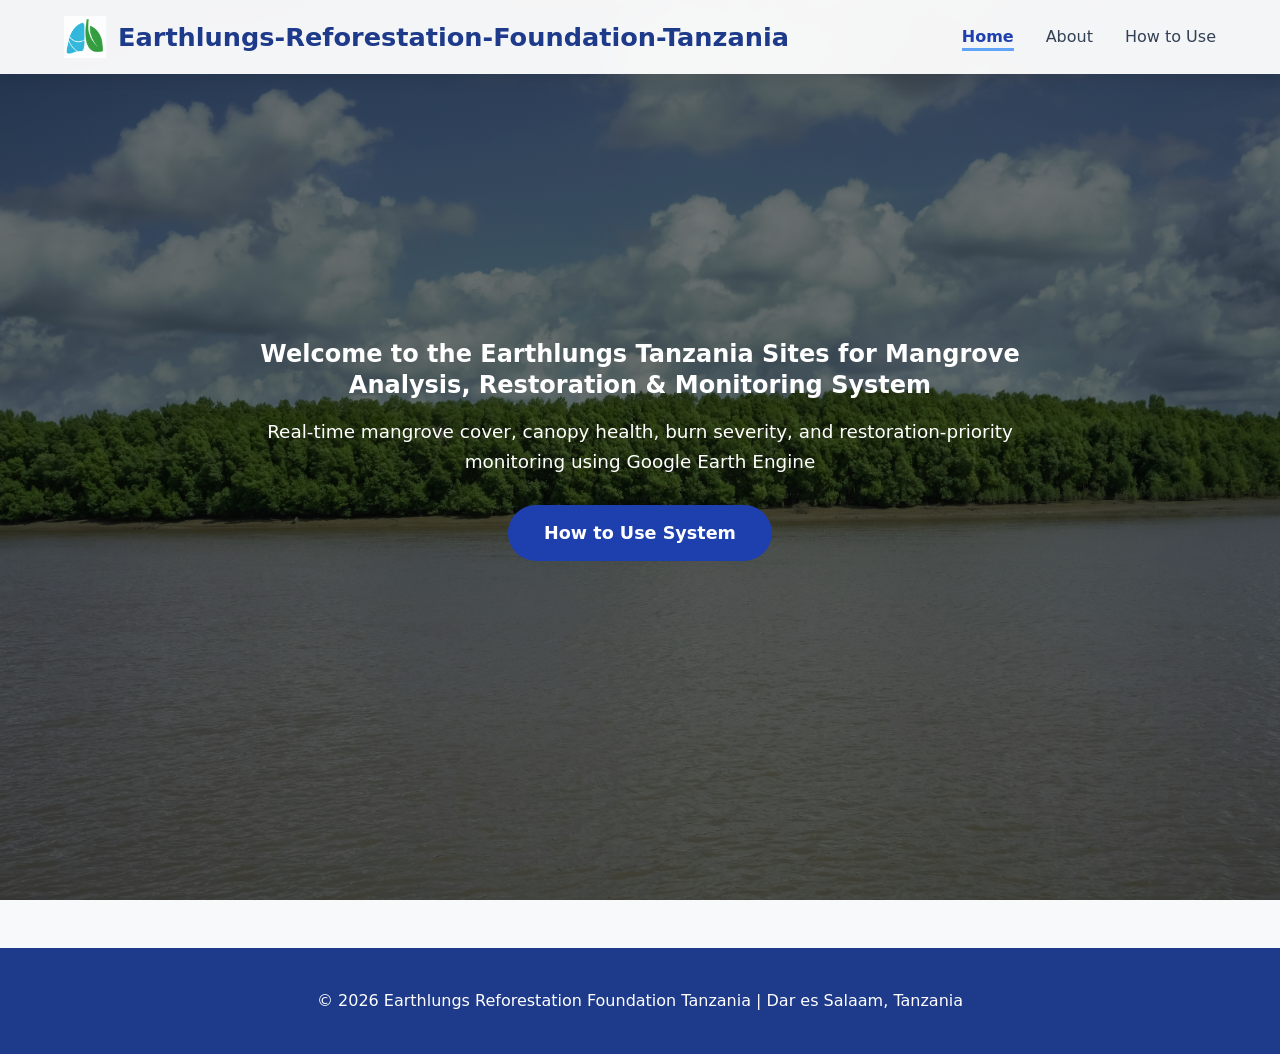
<file: index.html>
<!DOCTYPE html>
<html lang="en">
<head>
  <meta charset="UTF-8">
  <meta name="viewport" content="width=device-width, initial-scale=1.0">
  <title>Home - Earthlungs Tanzania Sites for Mangrove Analysis and Restoration</title>
  <link rel="stylesheet" href="style.css">

  <!-- PWA -->
  <link rel="manifest" href="manifest.json">
  <meta name="theme-color" content="#1e3a8a">
  <meta name="mobile-web-app-capable" content="yes">
  <meta name="apple-mobile-web-app-capable" content="yes">
  <meta name="apple-mobile-web-app-title" content="Mangrove Monitor">
  <link rel="apple-touch-icon" href="icons/apple-touch-icon.png">
</head>
<body>

  <nav class="navbar">
    <div class="logo"><img src="logo.png" alt="EarthLungs Logo" class="logo-img">Earthlungs-Reforestation-Foundation-Tanzania</div>
    <ul>
      <li><a href="index.html" class="active">Home</a></li>
      <li><a href="about.html">About</a></li>
      <li><a href="app.html">How to Use</a></li>
    </ul>
  </nav>

  <section class="hero">
    <div class="hero-content">
      <h1>Welcome to the <span class="highlight">Earthlungs Tanzania Sites for Mangrove Analysis, Restoration</span> &amp; Monitoring System</h1>
      <p>Real-time mangrove cover, canopy health, burn severity, and restoration-priority monitoring using Google Earth Engine</p>
      <a href="app.html" class="btn">How to Use System</a>
    </div>
  </section>

  <footer>
    <p>&copy; 2026 Earthlungs Reforestation Foundation Tanzania | Dar es Salaam, Tanzania</p>
  </footer>

  <script>
    if ('serviceWorker' in navigator) {
      window.addEventListener('load', function () {
        navigator.serviceWorker.register('sw.js').catch(console.error);
      });
    }
  </script>
</body>
</html>
</file>
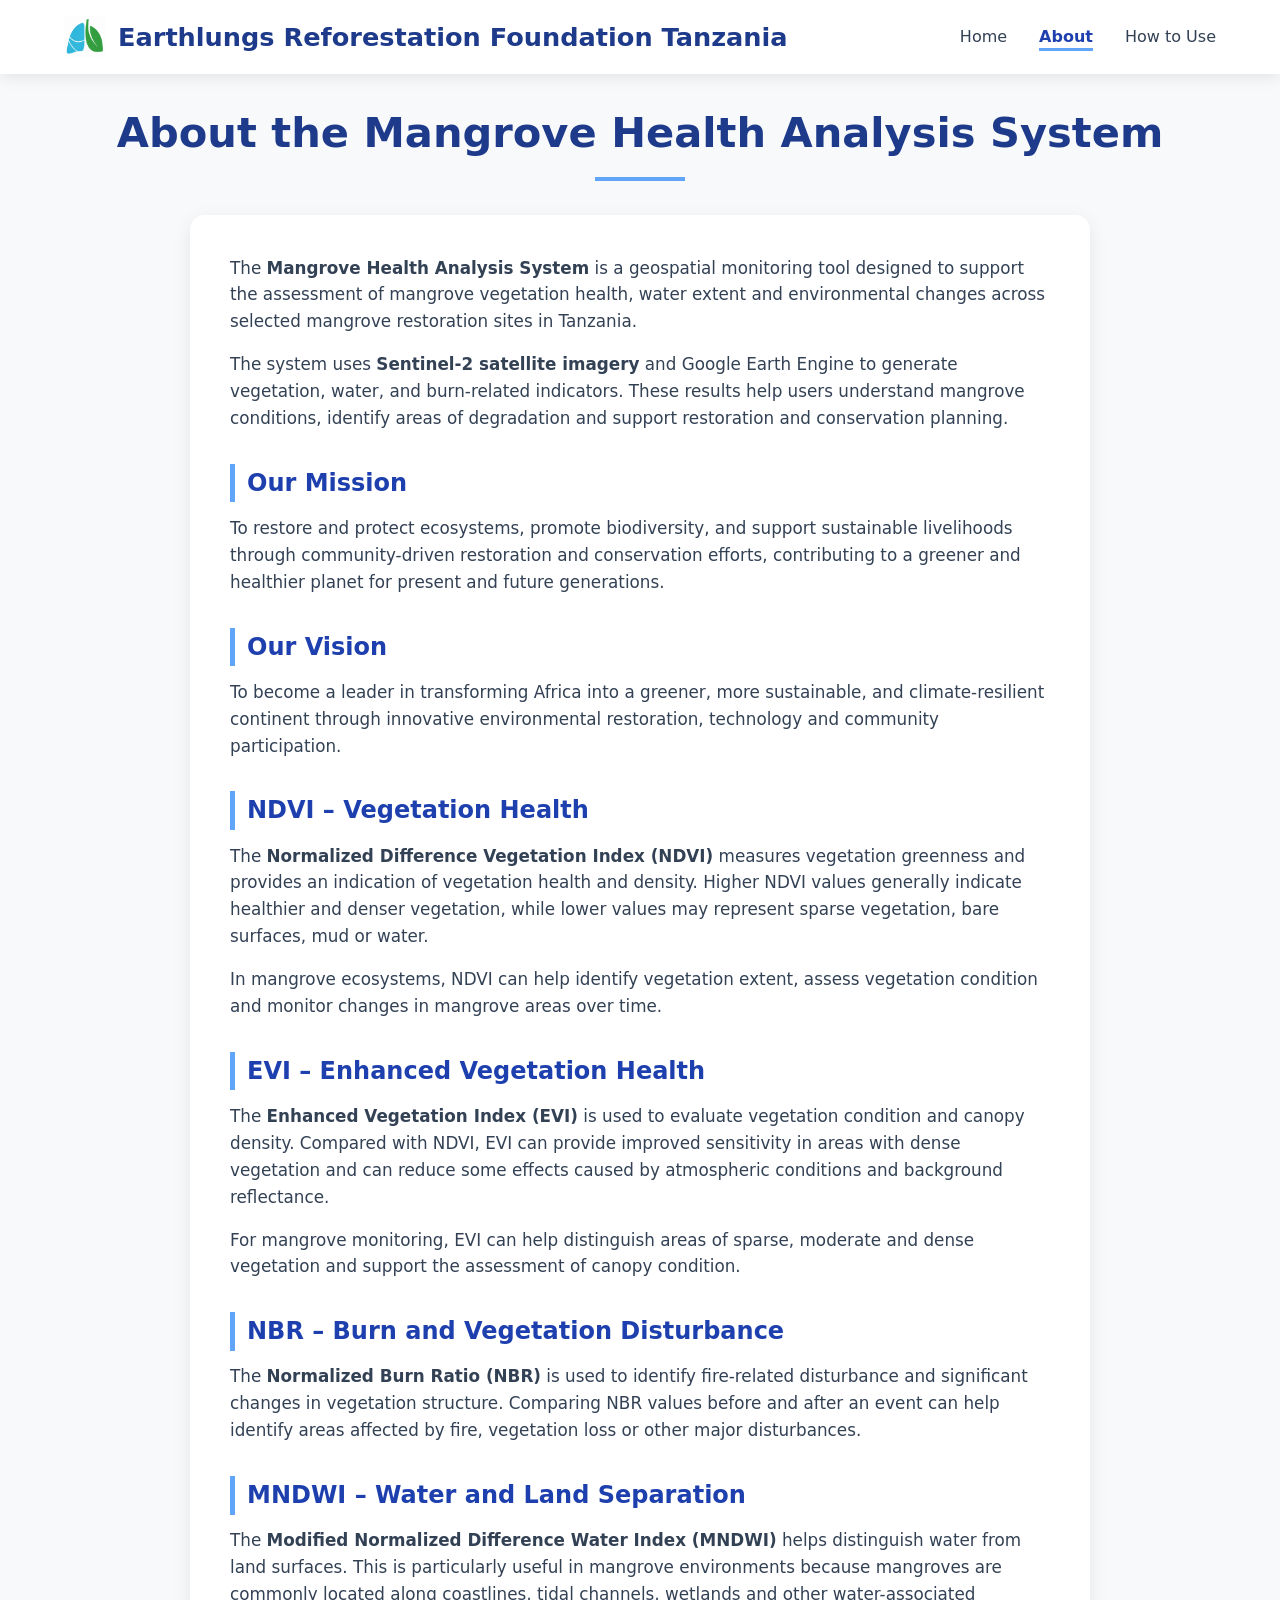
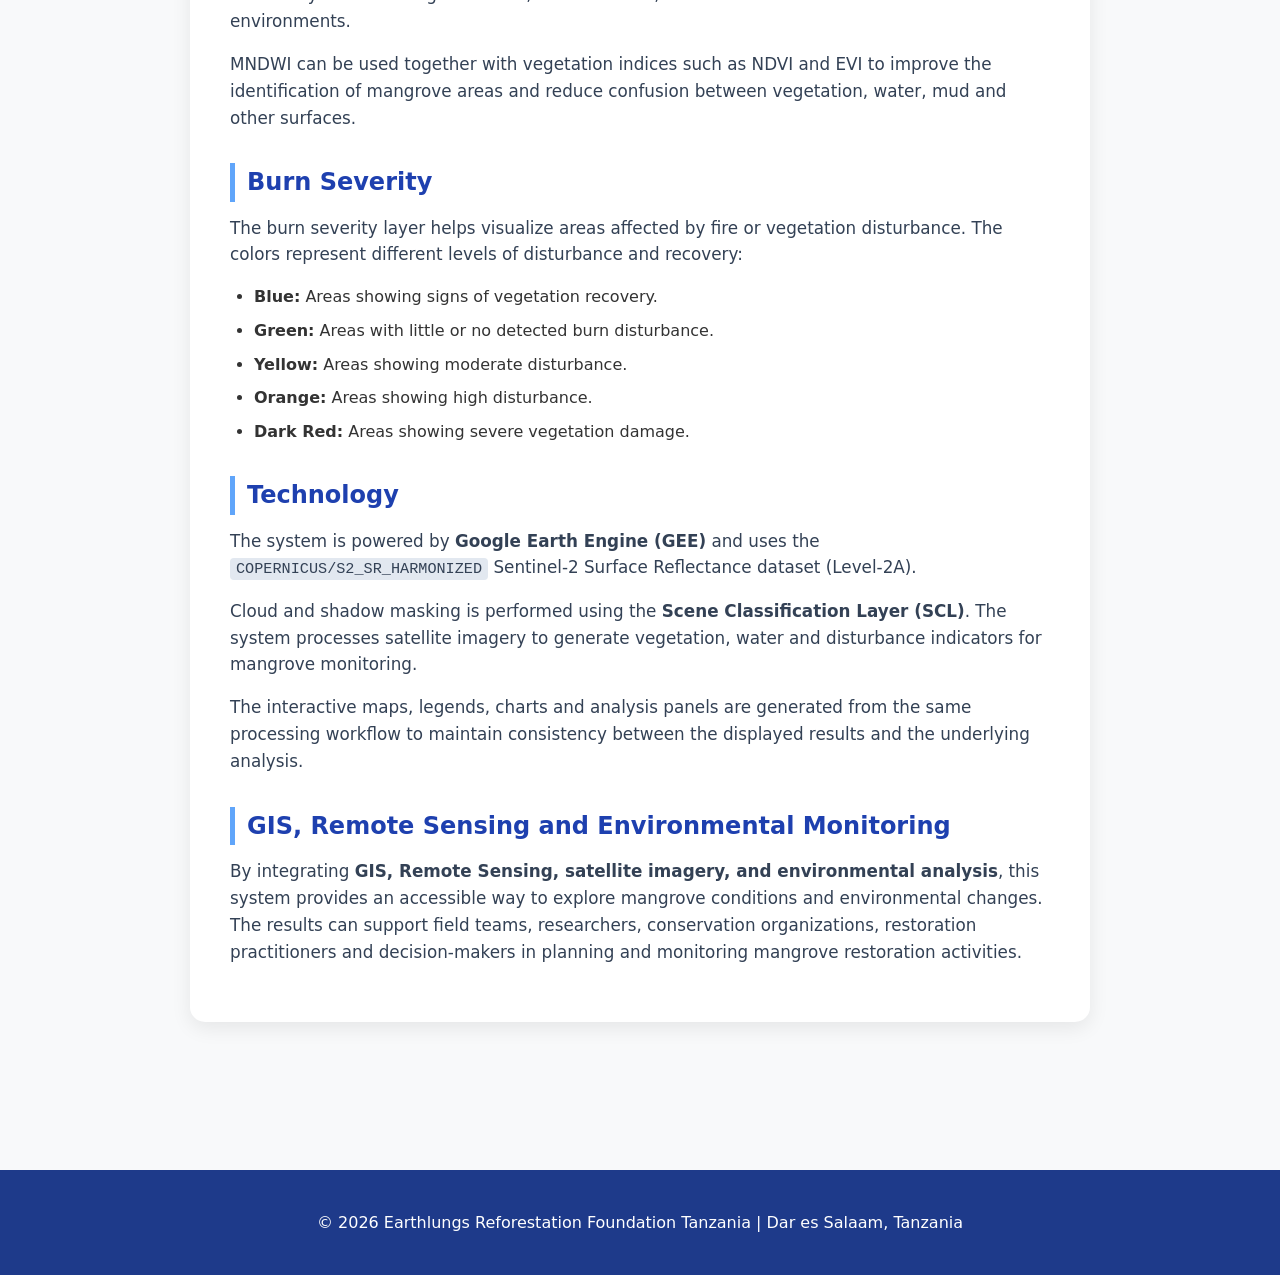
<file: about.html>
<!DOCTYPE html>
<html lang="en">
<head>
  <meta charset="UTF-8">
  <meta name="viewport" content="width=device-width, initial-scale=1.0">
  <title>About - Mangrove Health Analysis System</title>
  <link rel="stylesheet" href="style.css">
</head>

<body>

  <!-- Navigation Bar -->
  <nav class="navbar">
    <div class="logo">
      <img src="logo.png" alt="Earthlungs Reforestation Foundation Tanzania Logo" class="logo-img">
      Earthlungs Reforestation Foundation Tanzania
    </div>

    <ul>
      <li><a href="index.html">Home</a></li>
      <li><a href="about.html" class="active">About</a></li>
      <li><a href="app.html">How to Use</a></li>
    </ul>
  </nav>

  <!-- About Section -->
  <section class="about-section">
    <div class="container">

      <h2>About the Mangrove Health Analysis System</h2>

      <div class="project-description">

        <p>
          The <strong>Mangrove Health Analysis System</strong> is a geospatial
          monitoring tool designed to support the assessment of mangrove
          vegetation health, water extent and environmental changes across
          selected mangrove restoration sites in Tanzania.
        </p>

        <p>
          The system uses <strong>Sentinel-2 satellite imagery</strong> and
          Google Earth Engine to generate vegetation, water, and burn-related
          indicators. These results help users understand mangrove conditions,
          identify areas of degradation and support restoration and
          conservation planning.
        </p>

        <!-- Mission -->
        <h3>Our Mission</h3>

        <p>
          To restore and protect ecosystems, promote biodiversity, and support
          sustainable livelihoods through community-driven restoration and
          conservation efforts, contributing to a greener and healthier planet
          for present and future generations.
        </p>

        <!-- Vision -->
        <h3>Our Vision</h3>

        <p>
          To become a leader in transforming Africa into a greener, more
          sustainable, and climate-resilient continent through innovative
          environmental restoration, technology and community participation.
        </p>

        <!-- NDVI -->
        <h3>NDVI – Vegetation Health</h3>

        <p>
          The <strong>Normalized Difference Vegetation Index (NDVI)</strong>
          measures vegetation greenness and provides an indication of
          vegetation health and density. Higher NDVI values generally indicate
          healthier and denser vegetation, while lower values may represent
          sparse vegetation, bare surfaces, mud or water.
        </p>

        <p>
          In mangrove ecosystems, NDVI can help identify vegetation extent,
          assess vegetation condition and monitor changes in mangrove areas
          over time.
        </p>

        <!-- EVI -->
        <h3>EVI – Enhanced Vegetation Health</h3>

        <p>
          The <strong>Enhanced Vegetation Index (EVI)</strong> is used to
          evaluate vegetation condition and canopy density. Compared with NDVI,
          EVI can provide improved sensitivity in areas with dense vegetation
          and can reduce some effects caused by atmospheric conditions and
          background reflectance.
        </p>

        <p>
          For mangrove monitoring, EVI can help distinguish areas of sparse,
          moderate and dense vegetation and support the assessment of canopy
          condition.
        </p>

        <!-- NBR -->
        <h3>NBR – Burn and Vegetation Disturbance</h3>

        <p>
          The <strong>Normalized Burn Ratio (NBR)</strong> is used to identify
          fire-related disturbance and significant changes in vegetation
          structure. Comparing NBR values before and after an event can help
          identify areas affected by fire, vegetation loss or other major
          disturbances.
        </p>

        <!-- MNDWI -->
        <h3>MNDWI – Water and Land Separation</h3>

        <p>
          The <strong>Modified Normalized Difference Water Index (MNDWI)</strong>
          helps distinguish water from land surfaces. This is particularly
          useful in mangrove environments because mangroves are commonly
          located along coastlines, tidal channels, wetlands and other
          water-associated environments.
        </p>

        <p>
          MNDWI can be used together with vegetation indices such as NDVI and
          EVI to improve the identification of mangrove areas and reduce
          confusion between vegetation, water, mud and other surfaces.
        </p>

        <!-- Burn Severity -->
        <h3>Burn Severity</h3>

        <p>
          The burn severity layer helps visualize areas affected by fire or
          vegetation disturbance. The colors represent different levels of
          disturbance and recovery:
        </p>

        <ul>
          <li><strong>Blue:</strong> Areas showing signs of vegetation recovery.</li>
          <li><strong>Green:</strong> Areas with little or no detected burn disturbance.</li>
          <li><strong>Yellow:</strong> Areas showing moderate disturbance.</li>
          <li><strong>Orange:</strong> Areas showing high disturbance.</li>
          <li><strong>Dark Red:</strong> Areas showing severe vegetation damage.</li>
        </ul>

        <!-- Technology -->
        <h3>Technology</h3>

        <p>
          The system is powered by <strong>Google Earth Engine (GEE)</strong>
          and uses the
          <code>COPERNICUS/S2_SR_HARMONIZED</code> Sentinel-2 Surface
          Reflectance dataset (Level-2A).
        </p>

        <p>
          Cloud and shadow masking is performed using the
          <strong>Scene Classification Layer (SCL)</strong>. The system
          processes satellite imagery to generate vegetation, water and
          disturbance indicators for mangrove monitoring.
        </p>

        <p>
          The interactive maps, legends, charts and analysis panels are
          generated from the same processing workflow to maintain consistency
          between the displayed results and the underlying analysis.
        </p>

        <!-- GIS and Remote Sensing -->
        <h3>GIS, Remote Sensing and Environmental Monitoring</h3>

        <p>
          By integrating <strong>GIS, Remote Sensing, satellite imagery, and
          environmental analysis</strong>, this system provides an accessible
          way to explore mangrove conditions and environmental changes.
          The results can support field teams, researchers, conservation
          organizations, restoration practitioners and decision-makers in
          planning and monitoring mangrove restoration activities.
        </p>

      </div>
    </div>
  </section>

  <!-- Footer -->
  <footer>
    <p>
      &copy; 2026 Earthlungs Reforestation Foundation Tanzania |
      Dar es Salaam, Tanzania
    </p>
  </footer>

</body>
</html>
</file>
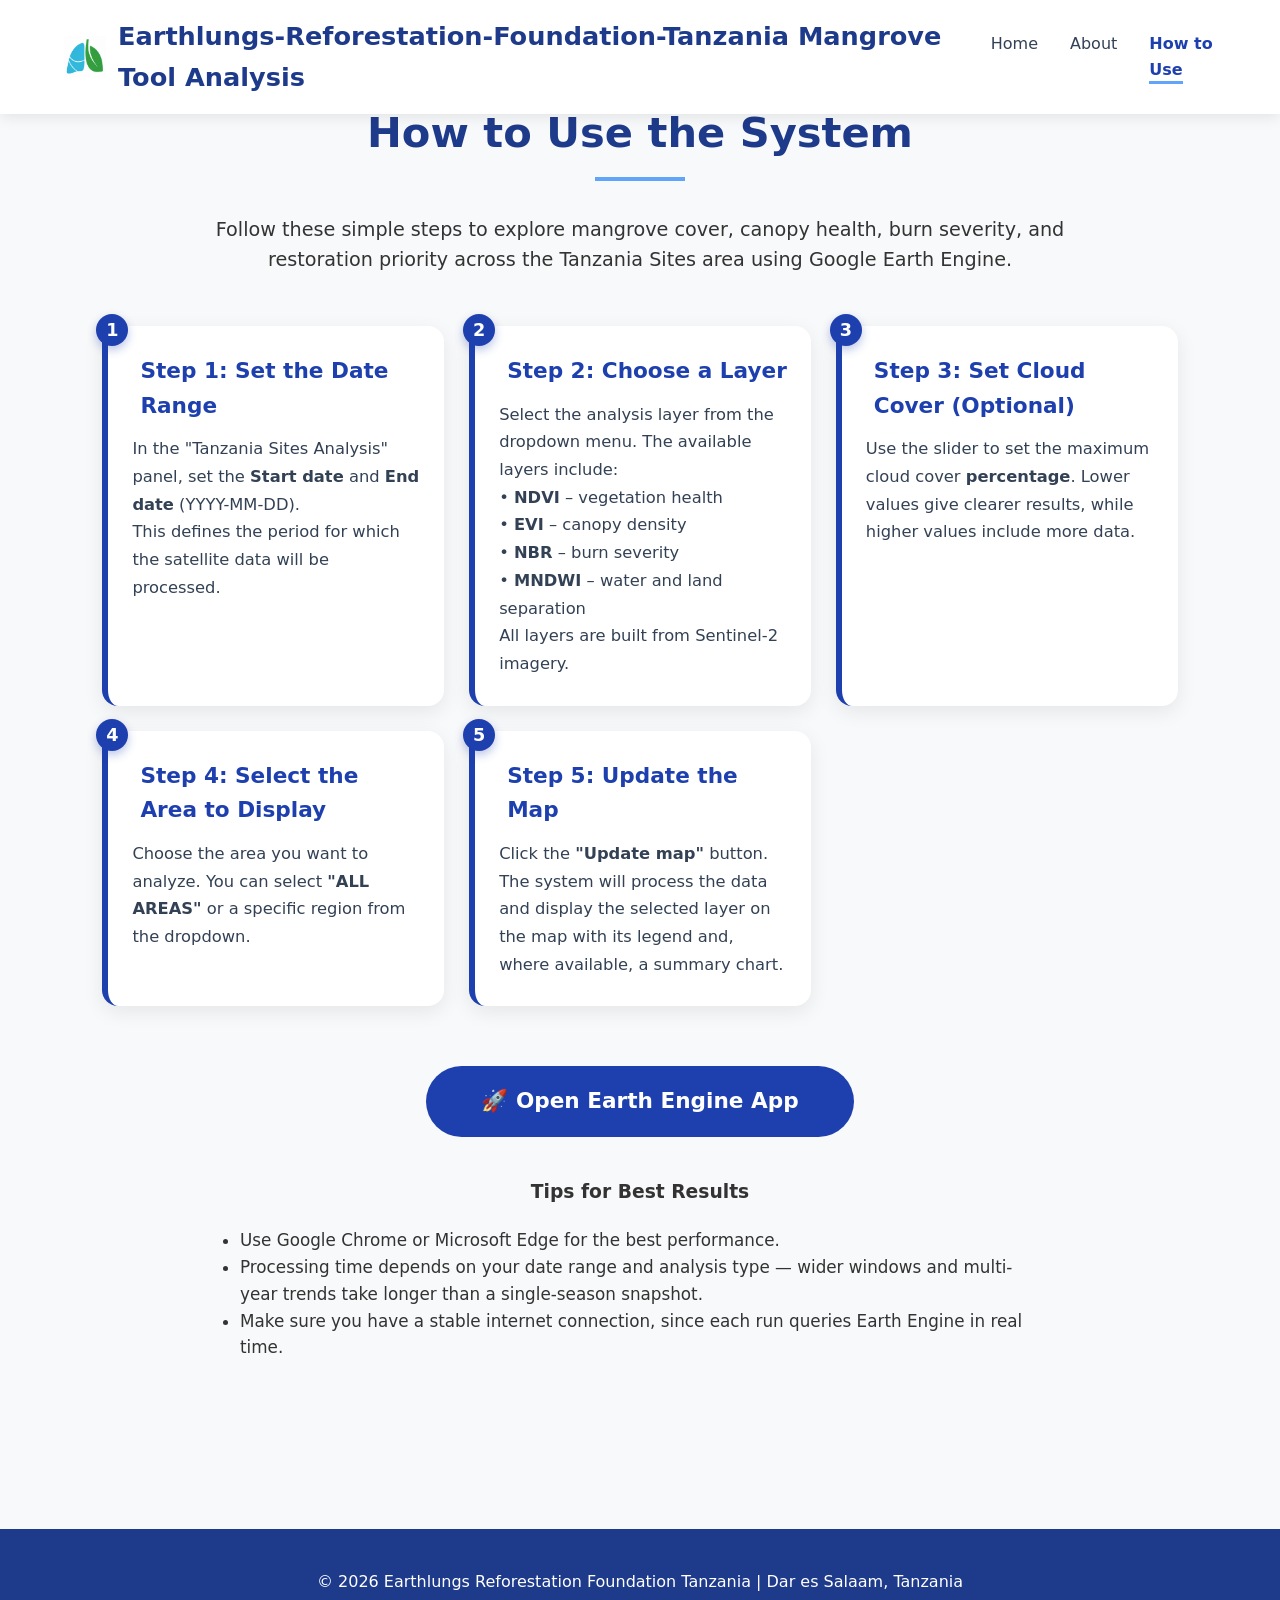
<file: app.html>
<!DOCTYPE html>
<html lang="en">
<head>
  <meta charset="UTF-8">
  <meta name="viewport" content="width=device-width, initial-scale=1.0">
  <title>How to Use - Mangrove Tool</title>
  <link rel="stylesheet" href="style.css">
</head>
<body>

  <nav class="navbar">
    <div class="logo"><img src="logo.png" alt="EarthLungs Logo" class="logo-img">Earthlungs-Reforestation-Foundation-Tanzania Mangrove Tool Analysis</div>
    <ul>
      <li><a href="index.html">Home</a></li>
      <li><a href="about.html">About</a></li>
      <li><a href="app.html" class="active">How to Use</a></li>
    </ul>
  </nav>

  <section class="section">
    <div class="container">
      <h2>How to Use the System</h2>

      <p style="text-align: center; font-size: 1.2rem; max-width: 900px; margin: 0 auto 50px;">
        Follow these simple steps to explore mangrove cover, canopy health, burn severity,
        and restoration priority across the Tanzania Sites area using Google Earth Engine.
      </p>
<div class="how-to-use">

  <div class="step-card" data-step="1">
    <h3>Step 1: Set the Date Range</h3>
    <p>In the "Tanzania Sites Analysis" panel, set the <strong>Start date</strong>
       and <strong>End date</strong> (YYYY-MM-DD).<br>
       This defines the period for which the satellite data will be processed.</p>
  </div>

  <div class="step-card" data-step="2">
    <h3>Step 2: Choose a Layer</h3>
    <p>Select the analysis layer from the dropdown menu. The available layers include:<br>
       • <strong>NDVI</strong> – vegetation health<br>
       • <strong>EVI</strong> – canopy density<br>
       • <strong>NBR</strong> – burn severity<br>
       • <strong>MNDWI</strong> – water and land separation<br>
       All layers are built from Sentinel-2 imagery.</p>
  </div>

  <div class="step-card" data-step="3">
    <h3>Step 3: Set Cloud Cover (Optional)</h3>
    <p>Use the slider to set the maximum cloud cover <strong>percentage</strong>.
       Lower values give clearer results, while higher values include more data.</p>
  </div>

  <div class="step-card" data-step="4">
    <h3>Step 4: Select the Area to Display</h3>
    <p>Choose the area you want to analyze. You can select
       <strong>"ALL AREAS"</strong> or a specific region from the dropdown.</p>
  </div>

  <div class="step-card" data-step="5">
    <h3>Step 5: Update the Map</h3>
    <p>Click the <strong>"Update map"</strong> button. The system will process the data
       and display the selected layer on the map with its legend and, where available,
       a summary chart.</p>
  </div>

</div>

      <!-- Centered Big Button -->
      <div style="text-align: center; margin: 60px 0 40px 0;">
        <a href="https://loneysafari.users.earthengine.app/view/earthlungs"
           target="_blank"
           class="btn"
           style="font-size: 1.35rem; padding: 18px 55px;">
          🚀 Open Earth Engine App
        </a>
      </div>

      <h3 style="margin-top: 40px; text-align: center;">Tips for Best Results</h3>
      <ul style="max-width: 800px; margin: 20px auto; font-size: 1.05rem;">
        <li>Use Google Chrome or Microsoft Edge for the best performance.</li>
        <li>Processing time depends on your date range and analysis type — wider windows and
            multi-year trends take longer than a single-season snapshot.</li>
        <li>Make sure you have a stable internet connection, since each run queries Earth Engine
            in real time.</li>
      </ul>

    </div>
  </section>

  <footer>
    <p>&copy; 2026 Earthlungs Reforestation Foundation Tanzania | Dar es Salaam, Tanzania</p>
  </footer>
</body>
</html>
</file>
<file: style.css>
* {
    margin: 0;
    padding: 0;
    box-sizing: border-box;
}

body {
    font-family: 'Segoe UI', system-ui, -apple-system, sans-serif;
    line-height: 1.6;
    color: #333;
    background: #f8f9fa;
}

/* ==================== NAVBAR ==================== */
.navbar {
    position: fixed;
    top: 0;
    width: 100%;
    background: rgba(255, 255, 255, 0.95);
    backdrop-filter: blur(10px);
    box-shadow: 0 2px 15px rgba(0, 0, 0, 0.1);
    padding: 1rem 5%;
    display: flex;
    justify-content: space-between;
    align-items: center;
    z-index: 1000;
}

.logo {
    font-size: 1.6rem;
    font-weight: 700;
    color: #1e3a8a;
    display: flex;
    align-items: center;
    gap: 12px;
}

.logo-img {
    width: 42px;
    height: 42px;
    object-fit: contain;
    flex-shrink: 0;
}

.navbar ul {
    list-style: none;
    display: flex;
    gap: 2rem;
}

.navbar a {
    text-decoration: none;
    color: #334155;
    font-weight: 500;
    transition: color 0.3s;
}

.navbar a:hover {
    color: #1e40af;
}

.navbar a.active {
    color: #1e40af;
    font-weight: 600;
    position: relative;
}

.navbar a.active::after {
    content: '';
    position: absolute;
    bottom: -5px;
    left: 0;
    width: 100%;
    height: 3px;
    background: #60a5fa;
}

/* ==================== HERO SECTION ==================== */
.hero {
    height: 100vh;
    background-color: #1e3a8a; /* fallback while the image loads */
    background-image:
        linear-gradient(rgba(0, 0, 0, 0.45), rgba(0, 0, 0, 0.45)),
        url('hero-bg.jpeg');
    background-size: cover;
    background-position: center;
    background-attachment: fixed;
    display: flex;
    align-items: center;
    justify-content: center;
    text-align: center;
    color: white;
    position: relative;
}

.hero-content {
    position: relative;
    z-index: 2;
    max-width: 850px;
    padding: 0 20px;
}

.hero-content h1 {
    margin-bottom: 1rem;
    line-height: 1.3;
}

.hero-content p {
    margin-bottom: 1.8rem;
    font-size: 1.15rem;
}

.highlight {
    color: inherit;
}

/* ==================== ABOUT & GENERAL SECTIONS ==================== */
.about-section, .section {
    padding: 100px 8%;
    min-height: 70vh;
}

.container {
    max-width: 1200px;
    margin: 0 auto;
}

.section h2,
.about-section h2 {
    font-size: 2.6rem;
    text-align: center;
    margin-bottom: 3rem;
    color: #1e3a8a;
    position: relative;
}

.section h2::after,
.about-section h2::after {
    content: '';
    width: 90px;
    height: 4px;
    background: #60a5fa;
    position: absolute;
    bottom: -14px;
    left: 50%;
    transform: translateX(-50%);
}

/* ==================== ABOUT PAGE CONTENT ==================== */
.project-description {
    max-width: 900px;
    margin: 0 auto;
    background: white;
    padding: 40px;
    border-radius: 15px;
    box-shadow: 0 6px 20px rgba(0, 0, 0, 0.08);
}

.project-description h3 {
    color: #1e40af;
    font-size: 1.5rem;
    margin: 2rem 0 0.8rem;
    padding-left: 12px;
    border-left: 5px solid #60a5fa;
}

.project-description p {
    margin-bottom: 1rem;
    font-size: 1.05rem;
    color: #334155;
}

.project-description ul {
    margin: 0.5rem 0 1rem 1.5rem;
}

.project-description li {
    margin-bottom: 0.5rem;
}

.project-description code {
    background: #e2e8f0;
    padding: 2px 6px;
    border-radius: 4px;
    font-size: 0.95rem;
}

/* ==================== PROFILE CARDS ==================== */
.researcher-profile,
.supervisor-profile {
    display: flex;
    align-items: center;
    gap: 40px;
    background: white;
    padding: 35px;
    border-radius: 15px;
    box-shadow: 0 6px 20px rgba(0, 0, 0, 0.08);
    margin-bottom: 40px;
}

.profile-photo {
    width: 230px;
    height: 230px;
    object-fit: cover;
    border-radius: 50%;
    border: 6px solid #1e40af;
    flex-shrink: 0;
}

.profile-info h2 {
    margin-top: 0;
    color: #1e3a8a;
    font-size: 2rem;
}

.profile-info p {
    margin-bottom: 8px;
    font-size: 1.05rem;
}

/* ==================== STEP CARDS (How to Use) ==================== */
.how-to-use {
    display: grid;
    grid-template-columns: repeat(auto-fit, minmax(320px, 1fr));
    gap: 25px;
    margin-top: 30px;
}

.step-card {
    background: white;
    padding: 28px 24px;
    border-radius: 16px;
    box-shadow: 0 6px 20px rgba(0, 0, 0, 0.08);
    border-left: 6px solid #1e40af;
    transition: all 0.3s ease;
    position: relative;
}

.step-card:hover {
    transform: translateY(-8px);
    box-shadow: 0 15px 30px rgba(30, 64, 175, 0.15);
    border-left-color: #60a5fa;
}

.step-card h3 {
    color: #1e40af;
    font-size: 1.35rem;
    margin-bottom: 12px;
    padding-left: 8px;
}

.step-card p {
    color: #334155;
    line-height: 1.7;
    font-size: 1.02rem;
}

/* Step Number */
.step-card::before {
    content: attr(data-step);
    position: absolute;
    top: -12px;
    left: -12px;
    background: #1e40af;
    color: white;
    width: 32px;
    height: 32px;
    border-radius: 50%;
    display: flex;
    align-items: center;
    justify-content: center;
    font-weight: bold;
    font-size: 1.1rem;
    box-shadow: 0 4px 10px rgba(30, 64, 175, 0.3);
}

/* ==================== BUTTONS ==================== */
.btn {
    background: #1e40af;
    color: white;
    padding: 14px 36px;
    font-size: 1.1rem;
    border: none;
    border-radius: 50px;
    cursor: pointer;
    transition: all 0.3s;
    font-weight: 600;
    text-decoration: none;
    display: inline-block;
}

.btn:hover {
    background: #3b82f6;
    transform: translateY(-4px);
    box-shadow: 0 10px 25px rgba(30, 64, 175, 0.4);
}

/* ==================== FORM STYLES (for Contact page) ==================== */
form {
    max-width: 700px;
    margin: 0 auto;
    display: flex;
    flex-direction: column;
    gap: 1.2rem;
}

input, textarea {
    padding: 15px;
    border: 1px solid #cbd5e1;
    border-radius: 10px;
    font-size: 1.05rem;
    transition: all 0.3s;
}

input:focus, textarea:focus {
    outline: none;
    border-color: #3b82f6;
    box-shadow: 0 0 0 4px rgba(59, 130, 246, 0.15);
}

/* ==================== FOOTER ==================== */
footer {
    background: #1e3a8a;
    color: white;
    text-align: center;
    padding: 2.5rem 1rem;
    margin-top: 3rem;
}

/* ==================== RESPONSIVE ==================== */
@media (max-width: 768px) {
    .navbar {
        padding: 0.7rem 4%;
    }

    .navbar ul {
        gap: 1rem;
        font-size: 0.95rem;
    }

    .logo {
        font-size: 0.95rem;
        gap: 8px;
    }

    .logo-img {
        width: 30px;
        height: 30px;
    }

    /* fixed backgrounds are unreliable on phones */
    .hero {
        background-attachment: scroll;
    }

    .section, .about-section {
        padding: 80px 5%;
    }

    .section h2,
    .about-section h2 {
        font-size: 2rem;
    }

    .project-description {
        padding: 25px;
    }

    .hero h1 {
        font-size: 2rem;
    }

    .researcher-profile,
    .supervisor-profile {
        flex-direction: column;
        text-align: center;
        gap: 20px;
    }

    .profile-photo {
        width: 180px;
        height: 180px;
    }
}
</file>
